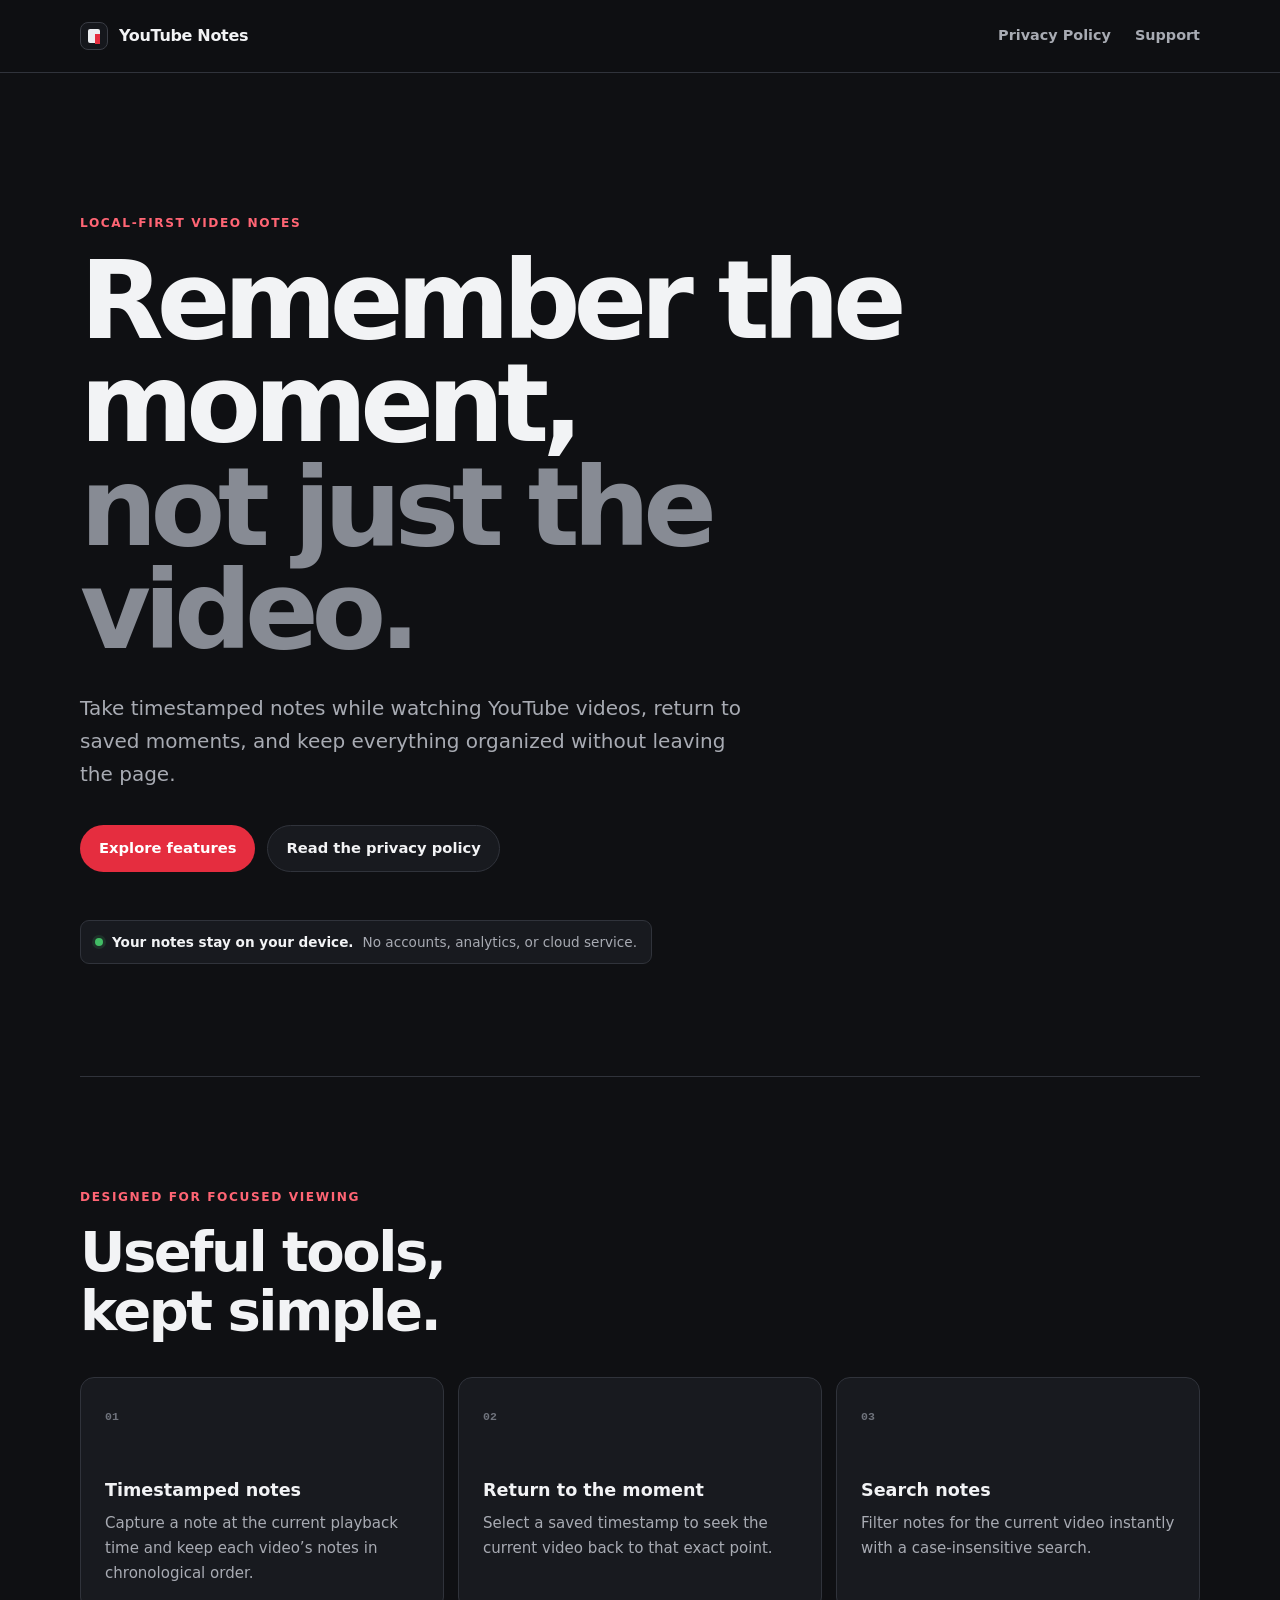
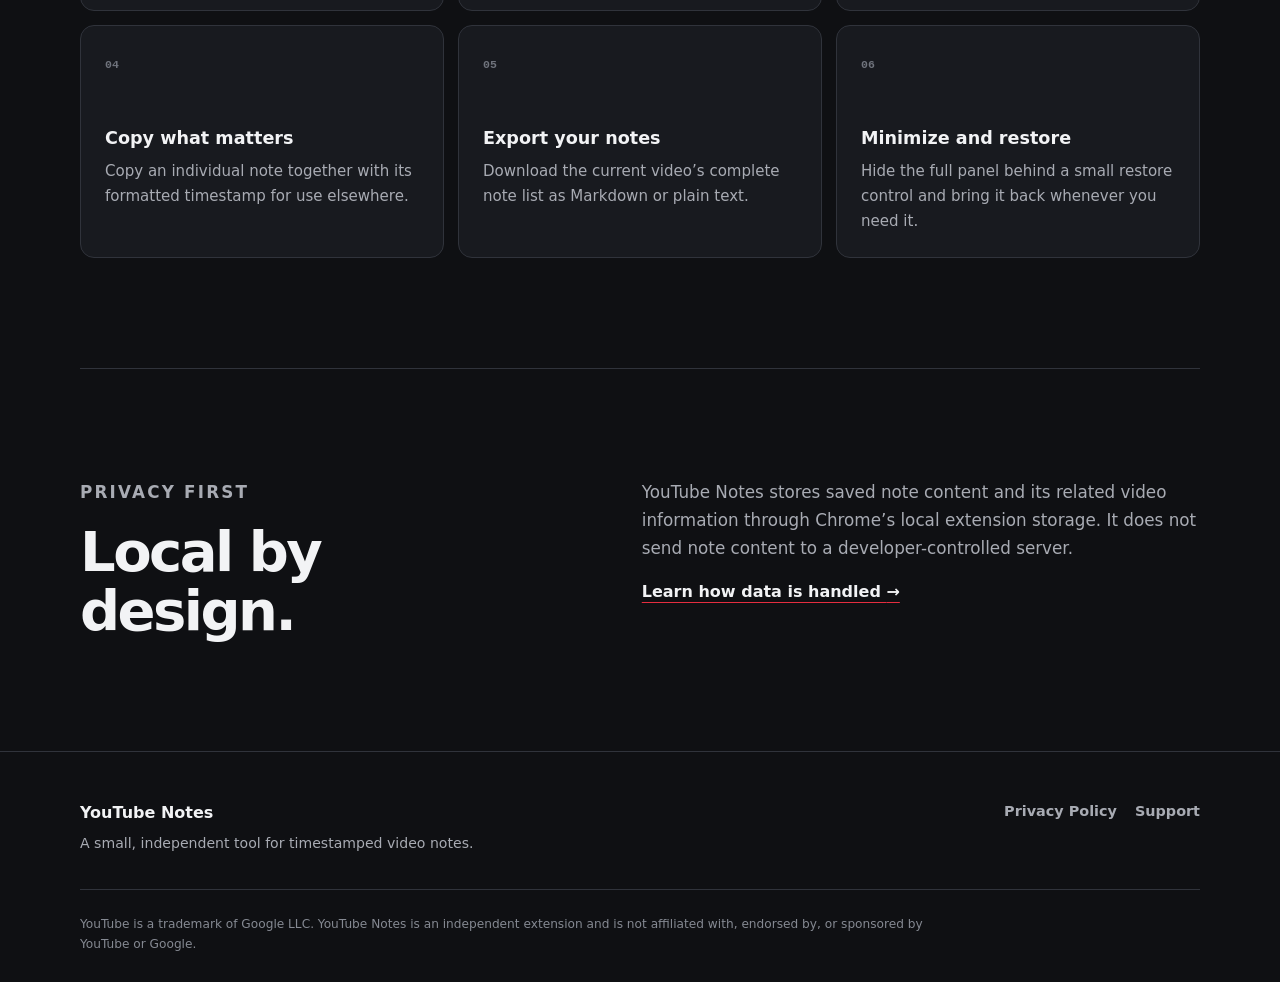
<file: index.html>
<!doctype html>
<html lang="en">
  <head>
    <meta charset="utf-8">
    <meta name="viewport" content="width=device-width, initial-scale=1">
    <meta name="description" content="YouTube Notes helps you take, search, copy, and export timestamped notes while watching YouTube videos.">
    <title>YouTube Notes — Timestamped notes for YouTube videos</title>
    <link rel="stylesheet" href="styles.css">
  </head>
  <body>
    <a class="skip-link" href="#main-content">Skip to content</a>
    <header class="site-header">
      <div class="shell header-inner">
        <a class="brand" href="index.html" aria-label="YouTube Notes home">
          <span class="brand-mark" aria-hidden="true"><span></span></span>
          <span>YouTube Notes</span>
        </a>
        <nav aria-label="Primary navigation">
          <a href="privacy-policy.html">Privacy Policy</a>
          <a href="support.html">Support</a>
        </nav>
      </div>
    </header>

    <main id="main-content">
      <section class="hero shell">
        <p class="eyebrow">Local-first video notes</p>
        <h1>Remember the moment,<br><span>not just the video.</span></h1>
        <p class="hero-copy">Take timestamped notes while watching YouTube videos, return to saved moments, and keep everything organized without leaving the page.</p>
        <div class="hero-actions">
          <a class="button button-primary" href="#features">Explore features</a>
          <a class="button button-secondary" href="privacy-policy.html">Read the privacy policy</a>
        </div>
        <div class="privacy-callout">
          <span class="status-dot" aria-hidden="true"></span>
          <strong>Your notes stay on your device.</strong>
          <span>No accounts, analytics, or cloud service.</span>
        </div>
      </section>

      <section class="section shell" id="features" aria-labelledby="features-title">
        <div class="section-heading">
          <p class="eyebrow">Designed for focused viewing</p>
          <h2 id="features-title">Useful tools, kept simple.</h2>
        </div>
        <div class="feature-grid">
          <article class="card">
            <span class="card-number" aria-hidden="true">01</span>
            <h3>Timestamped notes</h3>
            <p>Capture a note at the current playback time and keep each video’s notes in chronological order.</p>
          </article>
          <article class="card">
            <span class="card-number" aria-hidden="true">02</span>
            <h3>Return to the moment</h3>
            <p>Select a saved timestamp to seek the current video back to that exact point.</p>
          </article>
          <article class="card">
            <span class="card-number" aria-hidden="true">03</span>
            <h3>Search notes</h3>
            <p>Filter notes for the current video instantly with a case-insensitive search.</p>
          </article>
          <article class="card">
            <span class="card-number" aria-hidden="true">04</span>
            <h3>Copy what matters</h3>
            <p>Copy an individual note together with its formatted timestamp for use elsewhere.</p>
          </article>
          <article class="card">
            <span class="card-number" aria-hidden="true">05</span>
            <h3>Export your notes</h3>
            <p>Download the current video’s complete note list as Markdown or plain text.</p>
          </article>
          <article class="card">
            <span class="card-number" aria-hidden="true">06</span>
            <h3>Minimize and restore</h3>
            <p>Hide the full panel behind a small restore control and bring it back whenever you need it.</p>
          </article>
        </div>
      </section>

      <section class="section shell privacy-section" aria-labelledby="privacy-title">
        <div>
          <p class="eyebrow">Privacy first</p>
          <h2 id="privacy-title">Local by design.</h2>
        </div>
        <div>
          <p>YouTube Notes stores saved note content and its related video information through Chrome’s local extension storage. It does not send note content to a developer-controlled server.</p>
          <a class="text-link" href="privacy-policy.html">Learn how data is handled <span aria-hidden="true">→</span></a>
        </div>
      </section>
    </main>

    <footer class="site-footer">
      <div class="shell footer-grid">
        <div>
          <strong>YouTube Notes</strong>
          <p>A small, independent tool for timestamped video notes.</p>
        </div>
        <div class="footer-links">
          <a href="privacy-policy.html">Privacy Policy</a>
          <a href="support.html">Support</a>
        </div>
      </div>
      <div class="shell legal-note">
        <p>YouTube is a trademark of Google LLC. YouTube Notes is an independent extension and is not affiliated with, endorsed by, or sponsored by YouTube or Google.</p>
      </div>
    </footer>
  </body>
</html>
</file>
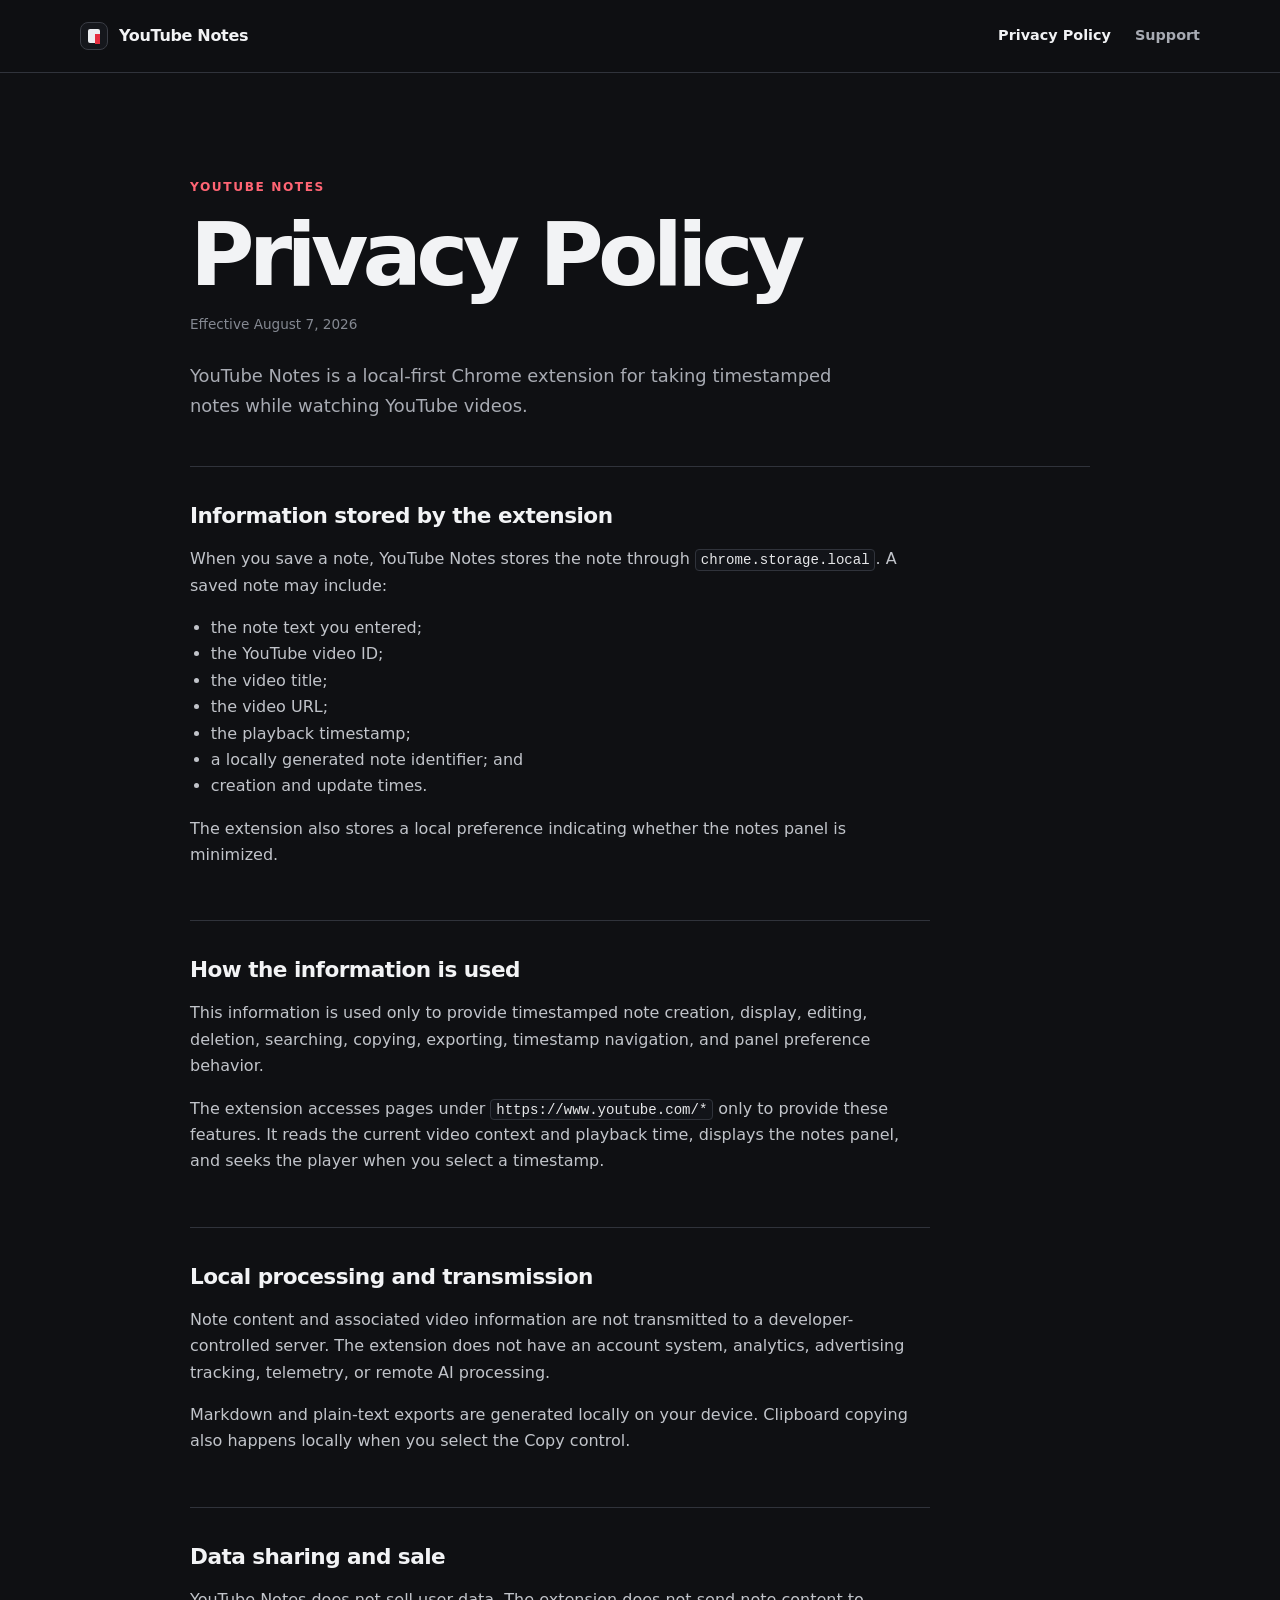
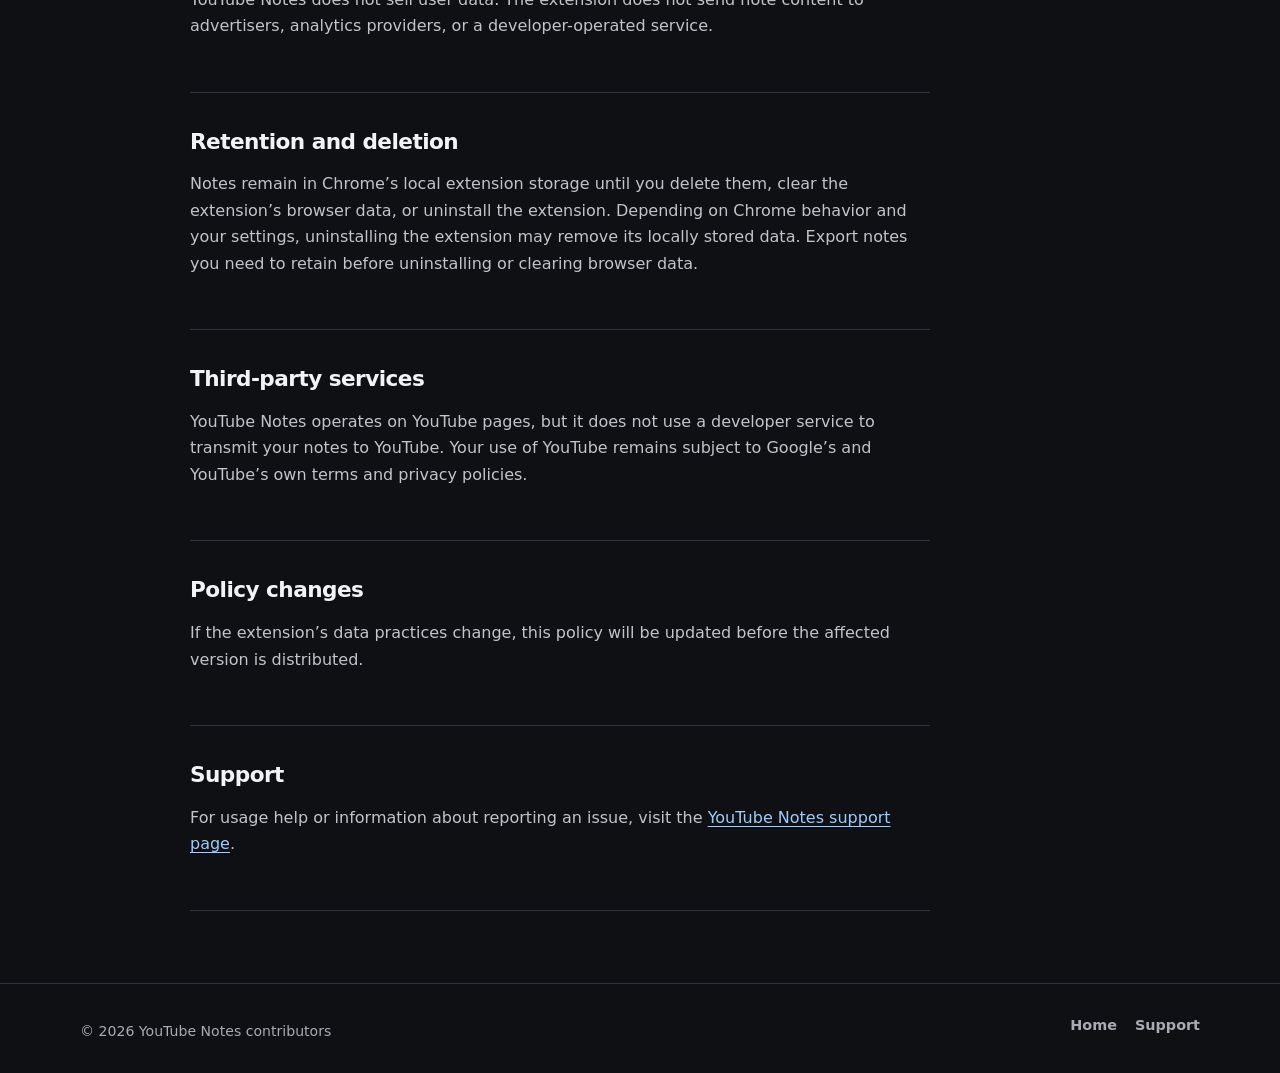
<file: privacy-policy.html>
<!doctype html>
<html lang="en">
  <head>
    <meta charset="utf-8">
    <meta name="viewport" content="width=device-width, initial-scale=1">
    <meta name="description" content="Privacy policy for the YouTube Notes Chrome extension, including local storage and data-use details.">
    <title>Privacy Policy — YouTube Notes</title>
    <link rel="stylesheet" href="styles.css">
  </head>
  <body>
    <a class="skip-link" href="#main-content">Skip to content</a>
    <header class="site-header">
      <div class="shell header-inner">
        <a class="brand" href="index.html" aria-label="YouTube Notes home">
          <span class="brand-mark" aria-hidden="true"><span></span></span>
          <span>YouTube Notes</span>
        </a>
        <nav aria-label="Primary navigation">
          <a href="privacy-policy.html" aria-current="page">Privacy Policy</a>
          <a href="support.html">Support</a>
        </nav>
      </div>
    </header>

    <main id="main-content" class="shell document-page">
      <header class="document-header">
        <p class="eyebrow">YouTube Notes</p>
        <h1>Privacy Policy</h1>
        <p class="meta">Effective August 7, 2026</p>
        <p class="lead">YouTube Notes is a local-first Chrome extension for taking timestamped notes while watching YouTube videos.</p>
      </header>

      <div class="document-content">
        <section>
          <h2>Information stored by the extension</h2>
          <p>When you save a note, YouTube Notes stores the note through <code>chrome.storage.local</code>. A saved note may include:</p>
          <ul>
            <li>the note text you entered;</li>
            <li>the YouTube video ID;</li>
            <li>the video title;</li>
            <li>the video URL;</li>
            <li>the playback timestamp;</li>
            <li>a locally generated note identifier; and</li>
            <li>creation and update times.</li>
          </ul>
          <p>The extension also stores a local preference indicating whether the notes panel is minimized.</p>
        </section>

        <section>
          <h2>How the information is used</h2>
          <p>This information is used only to provide timestamped note creation, display, editing, deletion, searching, copying, exporting, timestamp navigation, and panel preference behavior.</p>
          <p>The extension accesses pages under <code>https://www.youtube.com/*</code> only to provide these features. It reads the current video context and playback time, displays the notes panel, and seeks the player when you select a timestamp.</p>
        </section>

        <section>
          <h2>Local processing and transmission</h2>
          <p>Note content and associated video information are not transmitted to a developer-controlled server. The extension does not have an account system, analytics, advertising tracking, telemetry, or remote AI processing.</p>
          <p>Markdown and plain-text exports are generated locally on your device. Clipboard copying also happens locally when you select the Copy control.</p>
        </section>

        <section>
          <h2>Data sharing and sale</h2>
          <p>YouTube Notes does not sell user data. The extension does not send note content to advertisers, analytics providers, or a developer-operated service.</p>
        </section>

        <section>
          <h2>Retention and deletion</h2>
          <p>Notes remain in Chrome’s local extension storage until you delete them, clear the extension’s browser data, or uninstall the extension. Depending on Chrome behavior and your settings, uninstalling the extension may remove its locally stored data. Export notes you need to retain before uninstalling or clearing browser data.</p>
        </section>

        <section>
          <h2>Third-party services</h2>
          <p>YouTube Notes operates on YouTube pages, but it does not use a developer service to transmit your notes to YouTube. Your use of YouTube remains subject to Google’s and YouTube’s own terms and privacy policies.</p>
        </section>

        <section>
          <h2>Policy changes</h2>
          <p>If the extension’s data practices change, this policy will be updated before the affected version is distributed.</p>
        </section>

        <section>
          <h2>Support</h2>
          <p>For usage help or information about reporting an issue, visit the <a href="support.html">YouTube Notes support page</a>.</p>
        </section>
      </div>
    </main>

    <footer class="site-footer compact-footer">
      <div class="shell footer-grid">
        <p>© 2026 YouTube Notes contributors</p>
        <div class="footer-links"><a href="index.html">Home</a><a href="support.html">Support</a></div>
      </div>
    </footer>
  </body>
</html>
</file>
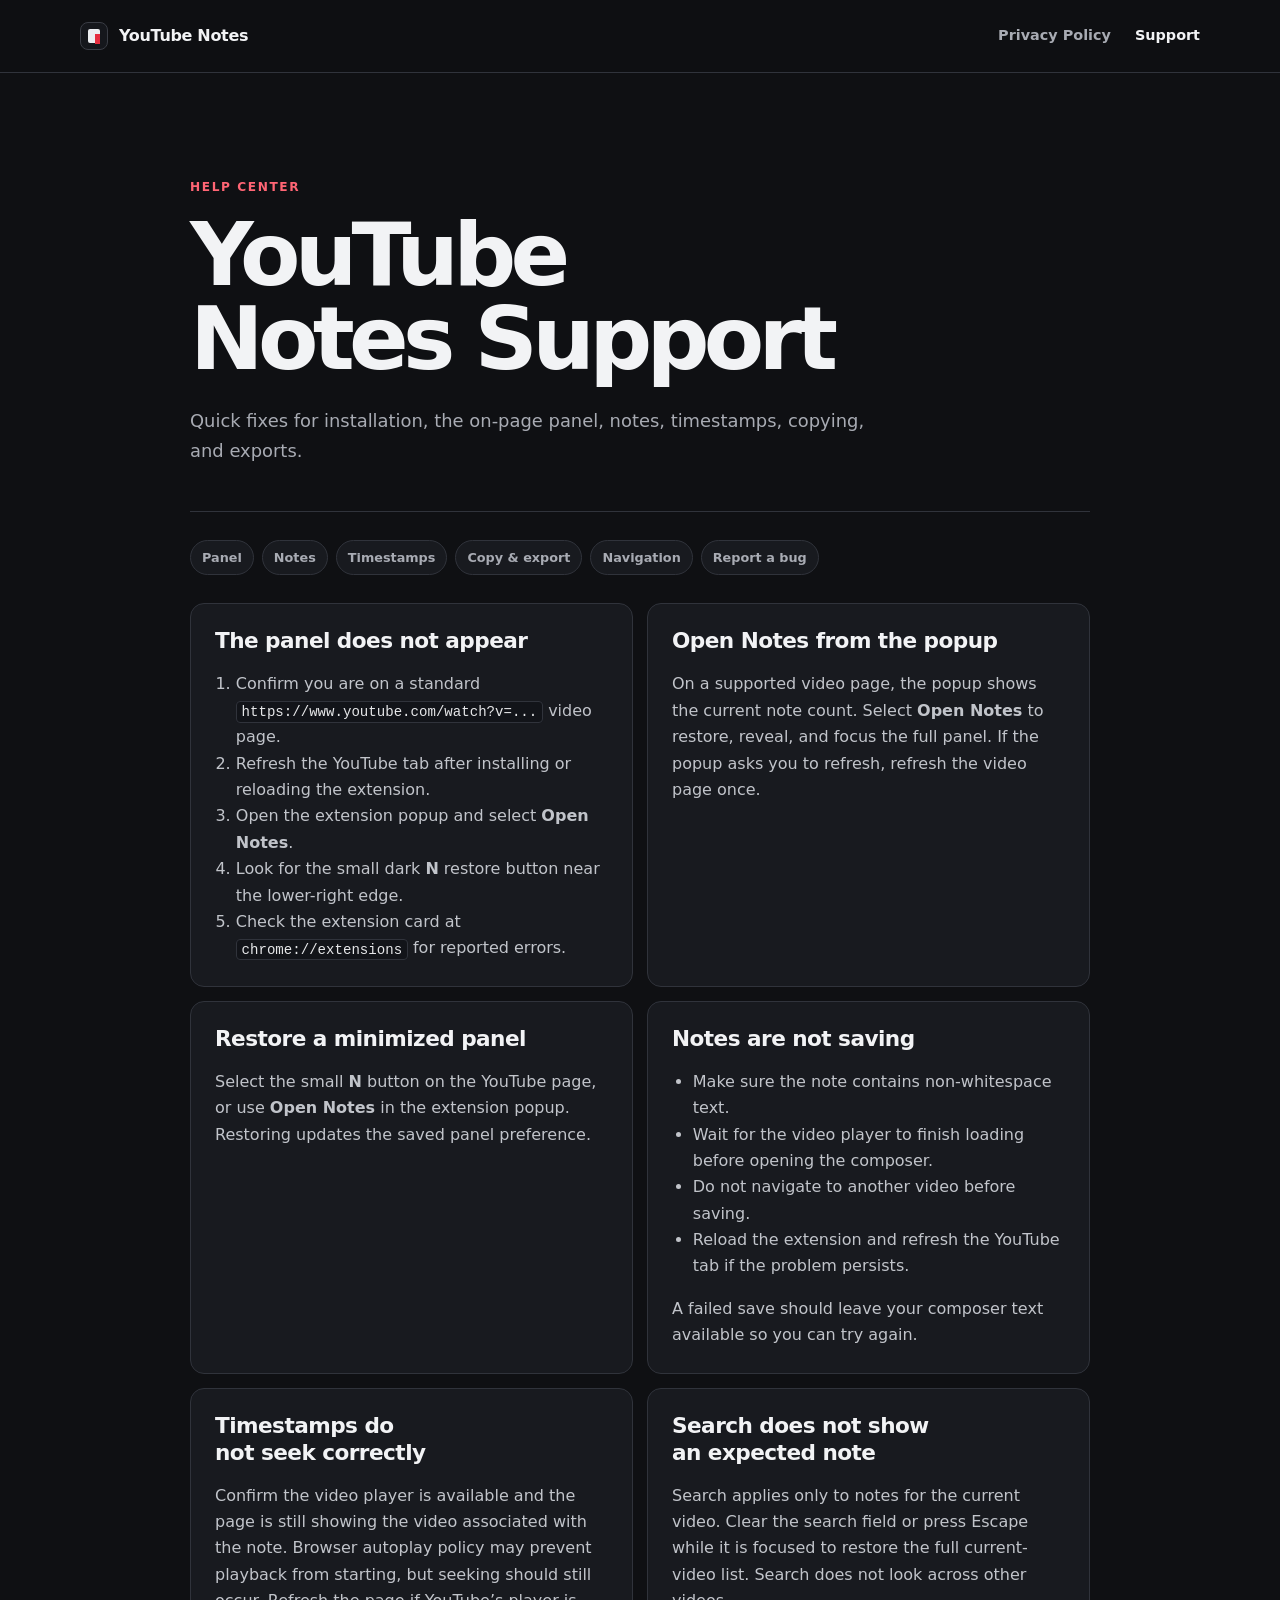
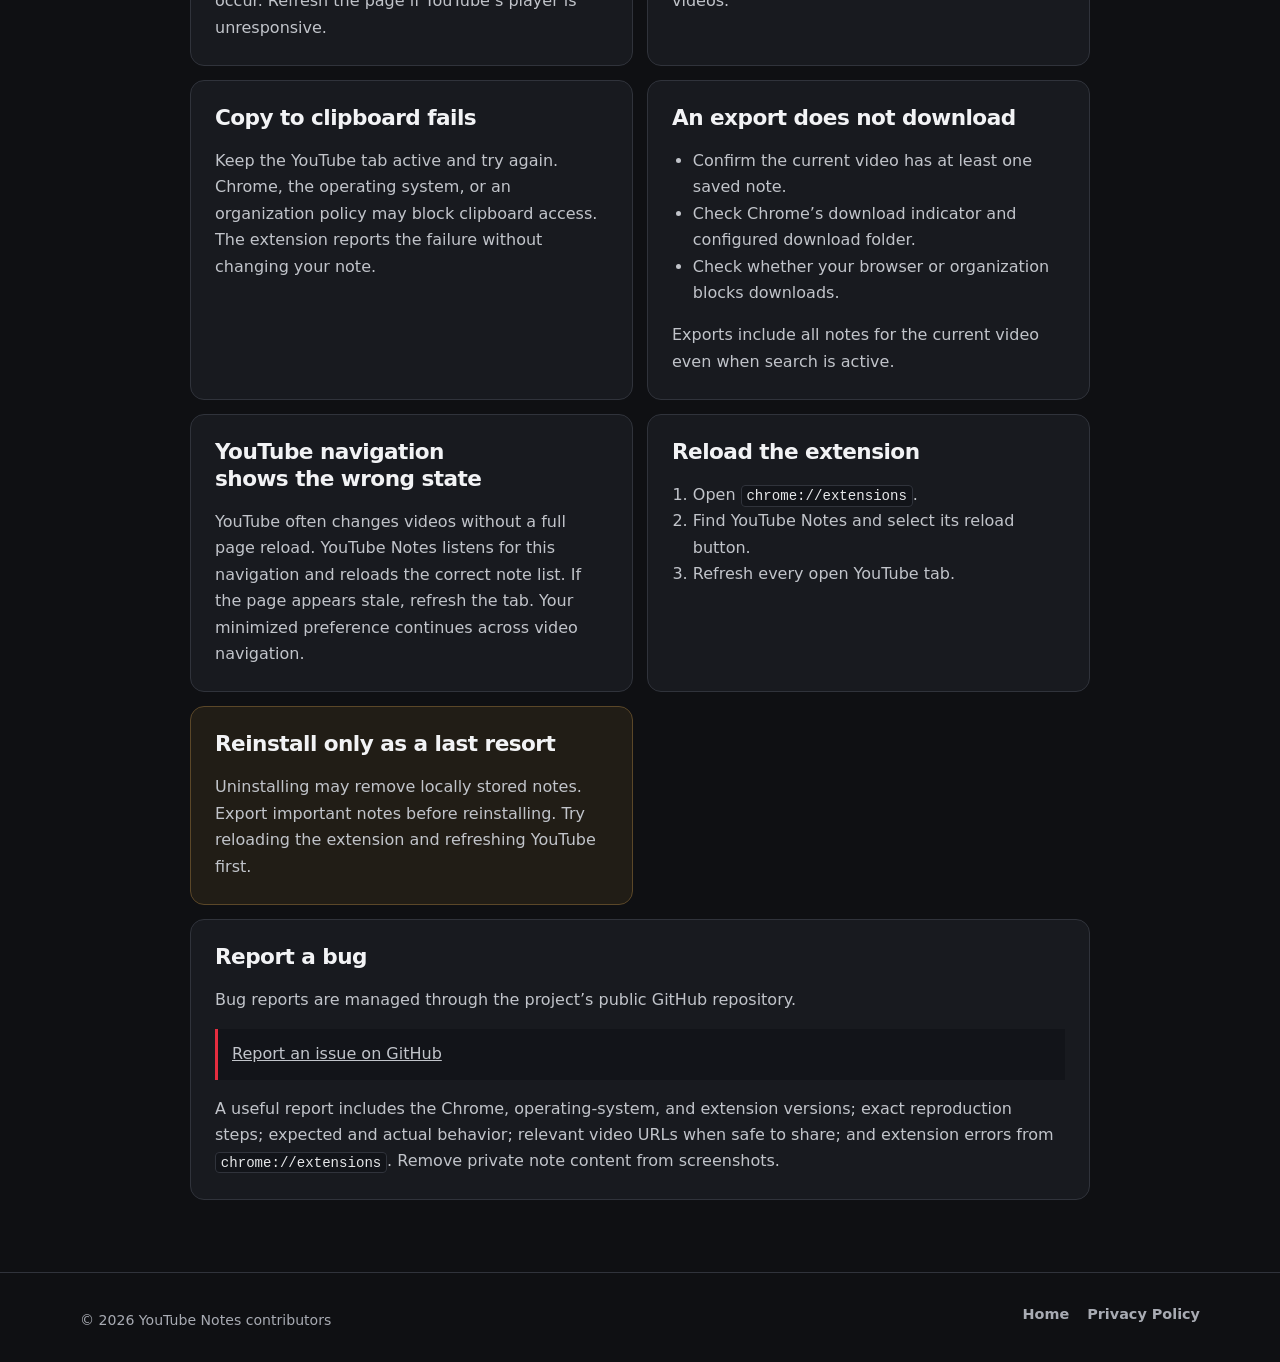
<file: support.html>
<!doctype html>
<html lang="en">
  <head>
    <meta charset="utf-8">
    <meta name="viewport" content="width=device-width, initial-scale=1">
    <meta name="description" content="Installation and troubleshooting help for the YouTube Notes Chrome extension.">
    <title>Support — YouTube Notes</title>
    <link rel="stylesheet" href="styles.css">
  </head>
  <body>
    <a class="skip-link" href="#main-content">Skip to content</a>
    <header class="site-header">
      <div class="shell header-inner">
        <a class="brand" href="index.html" aria-label="YouTube Notes home">
          <span class="brand-mark" aria-hidden="true"><span></span></span>
          <span>YouTube Notes</span>
        </a>
        <nav aria-label="Primary navigation">
          <a href="privacy-policy.html">Privacy Policy</a>
          <a href="support.html" aria-current="page">Support</a>
        </nav>
      </div>
    </header>

    <main id="main-content" class="shell document-page">
      <header class="document-header">
        <p class="eyebrow">Help center</p>
        <h1>YouTube Notes Support</h1>
        <p class="lead">Quick fixes for installation, the on-page panel, notes, timestamps, copying, and exports.</p>
      </header>

      <nav class="topic-nav" aria-label="Support topics">
        <a href="#panel">Panel</a>
        <a href="#notes">Notes</a>
        <a href="#timestamps">Timestamps</a>
        <a href="#copy-export">Copy &amp; export</a>
        <a href="#navigation">Navigation</a>
        <a href="#report">Report a bug</a>
      </nav>

      <div class="support-grid">
        <section class="support-card" id="panel">
          <h2>The panel does not appear</h2>
          <ol>
            <li>Confirm you are on a standard <code>https://www.youtube.com/watch?v=...</code> video page.</li>
            <li>Refresh the YouTube tab after installing or reloading the extension.</li>
            <li>Open the extension popup and select <strong>Open Notes</strong>.</li>
            <li>Look for the small dark <strong>N</strong> restore button near the lower-right edge.</li>
            <li>Check the extension card at <code>chrome://extensions</code> for reported errors.</li>
          </ol>
        </section>

        <section class="support-card">
          <h2>Open Notes from the popup</h2>
          <p>On a supported video page, the popup shows the current note count. Select <strong>Open Notes</strong> to restore, reveal, and focus the full panel. If the popup asks you to refresh, refresh the video page once.</p>
        </section>

        <section class="support-card">
          <h2>Restore a minimized panel</h2>
          <p>Select the small <strong>N</strong> button on the YouTube page, or use <strong>Open Notes</strong> in the extension popup. Restoring updates the saved panel preference.</p>
        </section>

        <section class="support-card" id="notes">
          <h2>Notes are not saving</h2>
          <ul>
            <li>Make sure the note contains non-whitespace text.</li>
            <li>Wait for the video player to finish loading before opening the composer.</li>
            <li>Do not navigate to another video before saving.</li>
            <li>Reload the extension and refresh the YouTube tab if the problem persists.</li>
          </ul>
          <p>A failed save should leave your composer text available so you can try again.</p>
        </section>

        <section class="support-card" id="timestamps">
          <h2>Timestamps do not seek correctly</h2>
          <p>Confirm the video player is available and the page is still showing the video associated with the note. Browser autoplay policy may prevent playback from starting, but seeking should still occur. Refresh the page if YouTube’s player is unresponsive.</p>
        </section>

        <section class="support-card">
          <h2>Search does not show an expected note</h2>
          <p>Search applies only to notes for the current video. Clear the search field or press Escape while it is focused to restore the full current-video list. Search does not look across other videos.</p>
        </section>

        <section class="support-card" id="copy-export">
          <h2>Copy to clipboard fails</h2>
          <p>Keep the YouTube tab active and try again. Chrome, the operating system, or an organization policy may block clipboard access. The extension reports the failure without changing your note.</p>
        </section>

        <section class="support-card">
          <h2>An export does not download</h2>
          <ul>
            <li>Confirm the current video has at least one saved note.</li>
            <li>Check Chrome’s download indicator and configured download folder.</li>
            <li>Check whether your browser or organization blocks downloads.</li>
          </ul>
          <p>Exports include all notes for the current video even when search is active.</p>
        </section>

        <section class="support-card" id="navigation">
          <h2>YouTube navigation shows the wrong state</h2>
          <p>YouTube often changes videos without a full page reload. YouTube Notes listens for this navigation and reloads the correct note list. If the page appears stale, refresh the tab. Your minimized preference continues across video navigation.</p>
        </section>

        <section class="support-card">
          <h2>Reload the extension</h2>
          <ol>
            <li>Open <code>chrome://extensions</code>.</li>
            <li>Find YouTube Notes and select its reload button.</li>
            <li>Refresh every open YouTube tab.</li>
          </ol>
        </section>

        <section class="support-card warning-card">
          <h2>Reinstall only as a last resort</h2>
          <p>Uninstalling may remove locally stored notes. Export important notes before reinstalling. Try reloading the extension and refreshing YouTube first.</p>
        </section>

        <section class="support-card report-card" id="report">
          <h2>Report a bug</h2>
          <p>Bug reports are managed through the project’s public GitHub repository.</p>
          <p class="link-placeholder"><a href="https://github.com/evilshadow606/youtube-notes-site/issues" target="_blank" rel="noopener noreferrer">Report an issue on GitHub</a></p>
          <p>A useful report includes the Chrome, operating-system, and extension versions; exact reproduction steps; expected and actual behavior; relevant video URLs when safe to share; and extension errors from <code>chrome://extensions</code>. Remove private note content from screenshots.</p>
        </section>
      </div>
    </main>

    <footer class="site-footer compact-footer">
      <div class="shell footer-grid">
        <p>© 2026 YouTube Notes contributors</p>
        <div class="footer-links"><a href="index.html">Home</a><a href="privacy-policy.html">Privacy Policy</a></div>
      </div>
    </footer>
  </body>
</html>
</file>
<file: styles.css>
:root {
  color-scheme: dark;
  --background: #0f1013;
  --surface: #181a1f;
  --surface-raised: #202229;
  --border: #30333b;
  --text: #f2f3f5;
  --muted: #a8abb3;
  --accent: #e52d3f;
  --accent-hover: #f23e4f;
  --focus: #7cbcff;
  --max-width: 1120px;
  font-family: Inter, ui-sans-serif, system-ui, -apple-system, BlinkMacSystemFont, "Segoe UI", sans-serif;
  font-synthesis: none;
}

* { box-sizing: border-box; }

html {
  scroll-behavior: smooth;
  background: var(--background);
}

body {
  min-width: 280px;
  margin: 0;
  background: var(--background);
  color: var(--text);
  font-size: 16px;
  line-height: 1.65;
  text-rendering: optimizeLegibility;
}

a { color: inherit; }

a:focus-visible,
button:focus-visible {
  outline: 3px solid var(--focus);
  outline-offset: 3px;
  border-radius: 4px;
}

.skip-link {
  position: fixed;
  top: 12px;
  left: 12px;
  z-index: 100;
  padding: 8px 12px;
  transform: translateY(-180%);
  border-radius: 6px;
  background: var(--text);
  color: var(--background);
  font-weight: 700;
}

.skip-link:focus { transform: translateY(0); }

.shell {
  width: min(calc(100% - 40px), var(--max-width));
  margin-inline: auto;
}

.site-header {
  position: relative;
  z-index: 10;
  border-bottom: 1px solid var(--border);
  background: rgb(15 16 19 / 92%);
}

.header-inner {
  display: flex;
  min-height: 72px;
  align-items: center;
  justify-content: space-between;
  gap: 24px;
}

.brand {
  display: inline-flex;
  align-items: center;
  gap: 11px;
  color: var(--text);
  font-weight: 760;
  letter-spacing: -0.02em;
  text-decoration: none;
}

.brand-mark {
  position: relative;
  display: inline-block;
  width: 28px;
  height: 28px;
  border: 1px solid #3a3d45;
  border-radius: 8px;
  background: #15171c;
}

.brand-mark::before {
  position: absolute;
  inset: 6px 7px;
  border-radius: 2px;
  background: #eceef1;
  content: "";
}

.brand-mark span {
  position: absolute;
  right: 7px;
  bottom: 5px;
  z-index: 1;
  width: 5px;
  height: 10px;
  background: var(--accent);
}

nav { display: flex; align-items: center; gap: 24px; }

nav a,
.footer-links a {
  color: var(--muted);
  font-size: 0.9rem;
  font-weight: 650;
  text-decoration: none;
}

nav a:hover,
nav a[aria-current="page"],
.footer-links a:hover { color: var(--text); }

.hero {
  padding-block: clamp(76px, 11vw, 140px) clamp(70px, 9vw, 112px);
}

.eyebrow {
  margin: 0 0 16px;
  color: #ff6574;
  font-size: 0.76rem;
  font-weight: 800;
  letter-spacing: 0.13em;
  text-transform: uppercase;
}

h1,
h2,
h3,
p { overflow-wrap: anywhere; }

h1,
h2,
h3 { text-wrap: balance; }

h1 {
  max-width: 900px;
  margin: 0;
  font-size: clamp(3rem, 8.5vw, 7rem);
  font-weight: 780;
  letter-spacing: -0.065em;
  line-height: 0.95;
}

h1 span { color: #878b94; }

.hero-copy {
  max-width: 670px;
  margin: 30px 0 0;
  color: var(--muted);
  font-size: clamp(1.05rem, 2vw, 1.25rem);
}

.hero-actions {
  display: flex;
  flex-wrap: wrap;
  gap: 12px;
  margin-top: 34px;
}

.button {
  display: inline-flex;
  min-height: 46px;
  align-items: center;
  justify-content: center;
  padding: 10px 18px;
  border: 1px solid transparent;
  border-radius: 999px;
  font-size: 0.92rem;
  font-weight: 750;
  text-decoration: none;
}

.button-primary { background: var(--accent); color: white; }
.button-primary:hover { background: var(--accent-hover); }
.button-secondary { border-color: var(--border); background: var(--surface); }
.button-secondary:hover { border-color: #4a4e58; background: var(--surface-raised); }

.privacy-callout {
  display: flex;
  width: fit-content;
  max-width: 100%;
  align-items: center;
  gap: 9px;
  margin-top: 48px;
  padding: 10px 14px;
  border: 1px solid var(--border);
  border-radius: 9px;
  background: var(--surface);
  color: var(--muted);
  font-size: 0.85rem;
}

.privacy-callout strong { color: var(--text); }

.status-dot {
  width: 8px;
  height: 8px;
  flex: 0 0 auto;
  border-radius: 50%;
  background: #42bd65;
  box-shadow: 0 0 0 3px rgb(66 189 101 / 14%);
}

.section {
  padding-block: clamp(66px, 9vw, 110px);
  border-top: 1px solid var(--border);
}

.section-heading { max-width: 650px; margin-bottom: 36px; }

h2 {
  margin: 0;
  font-size: clamp(2rem, 4.5vw, 3.5rem);
  letter-spacing: -0.045em;
  line-height: 1.05;
}

.feature-grid {
  display: grid;
  grid-template-columns: repeat(3, minmax(0, 1fr));
  gap: 14px;
}

.card,
.support-card {
  border: 1px solid var(--border);
  border-radius: 14px;
  background: var(--surface);
}

.card { min-height: 230px; padding: 24px; }
.card-number { color: #6f737c; font: 700 0.72rem/1 ui-monospace, monospace; }
.card h3 { margin: 52px 0 9px; font-size: 1.1rem; line-height: 1.25; }
.card p { margin: 0; color: var(--muted); font-size: 0.94rem; }

.privacy-section {
  display: grid;
  grid-template-columns: minmax(0, 0.8fr) minmax(0, 1fr);
  gap: clamp(40px, 9vw, 120px);
}

.privacy-section p { margin-top: 0; color: var(--muted); font-size: 1.05rem; }

.text-link {
  color: var(--text);
  font-weight: 750;
  text-decoration-color: var(--accent);
  text-underline-offset: 5px;
}

.site-footer { padding-block: 48px 28px; border-top: 1px solid var(--border); }

.footer-grid {
  display: flex;
  align-items: flex-start;
  justify-content: space-between;
  gap: 28px;
}

.footer-grid p { max-width: 520px; margin: 6px 0 0; color: var(--muted); font-size: 0.88rem; }
.footer-links { display: flex; gap: 18px; }
.legal-note { margin-top: 34px; padding-top: 24px; border-top: 1px solid var(--border); }
.legal-note p { max-width: 850px; margin: 0; color: #858992; font-size: 0.76rem; }
.compact-footer { margin-top: 72px; padding-block: 30px; }

.document-page { max-width: 900px; padding-top: clamp(64px, 9vw, 104px); }
.document-header { padding-bottom: 46px; border-bottom: 1px solid var(--border); }
.document-header h1 { max-width: 780px; font-size: clamp(2.7rem, 7vw, 5.5rem); }
.document-header .lead { max-width: 690px; margin: 26px 0 0; color: var(--muted); font-size: 1.12rem; }
.meta { margin: 16px 0 0; color: #858992; font-size: 0.85rem; }

.document-content { max-width: 740px; }
.document-content section { padding-block: 36px; border-bottom: 1px solid var(--border); }
.document-content h2,
.support-card h2 { font-size: 1.35rem; letter-spacing: -0.025em; line-height: 1.25; }
.document-content p,
.document-content li,
.support-card p,
.support-card li { color: #c1c4ca; }
.document-content ul,
.support-card ul,
.support-card ol { padding-left: 1.3rem; }
code { padding: 0.12em 0.34em; border: 1px solid var(--border); border-radius: 4px; background: #121419; color: #e6e7e9; font-size: 0.88em; }
.document-content a { color: #9dccff; text-underline-offset: 3px; }

.topic-nav {
  display: flex;
  flex-wrap: wrap;
  gap: 8px;
  padding-block: 28px;
}

.topic-nav a {
  padding: 6px 11px;
  border: 1px solid var(--border);
  border-radius: 999px;
  background: var(--surface);
  color: var(--muted);
  font-size: 0.8rem;
}

.topic-nav a:hover { border-color: #4a4e58; color: var(--text); }

.support-grid { display: grid; grid-template-columns: 1fr 1fr; gap: 14px; }
.support-card { scroll-margin-top: 20px; padding: 24px; }
.support-card h2 { margin: 0 0 12px; }
.support-card p:last-child,
.support-card ul:last-child,
.support-card ol:last-child { margin-bottom: 0; }
.warning-card { border-color: #5b4728; background: #211d16; }
.report-card { grid-column: 1 / -1; }
.link-placeholder { padding: 12px 14px; border-left: 3px solid var(--accent); background: #121419; }

@media (max-width: 800px) {
  .feature-grid { grid-template-columns: repeat(2, minmax(0, 1fr)); }
  .privacy-section { grid-template-columns: 1fr; }
  .support-grid { grid-template-columns: 1fr; }
  .report-card { grid-column: auto; }
}

@media (max-width: 560px) {
  .shell { width: min(calc(100% - 28px), var(--max-width)); }
  .header-inner { min-height: 64px; gap: 14px; }
  .brand { font-size: 0.92rem; }
  nav { gap: 12px; }
  nav a { font-size: 0.78rem; }
  .hero { padding-top: 64px; }
  .hero-copy { margin-top: 24px; }
  .hero-actions { align-items: stretch; flex-direction: column; }
  .button { width: 100%; }
  .privacy-callout { align-items: flex-start; flex-wrap: wrap; }
  .privacy-callout span:last-child { width: 100%; padding-left: 17px; }
  .feature-grid { grid-template-columns: 1fr; }
  .card { min-height: 190px; }
  .card h3 { margin-top: 38px; }
  .footer-grid { flex-direction: column; }
  .document-page { padding-top: 52px; }
}

@media (max-width: 420px) {
  .header-inner {
    align-items: flex-start;
    flex-direction: column;
    gap: 8px;
    padding-block: 11px;
  }

  .header-inner nav {
    width: 100%;
    justify-content: space-between;
  }
}

@media (prefers-reduced-motion: reduce) {
  html { scroll-behavior: auto; }
}
</file>
